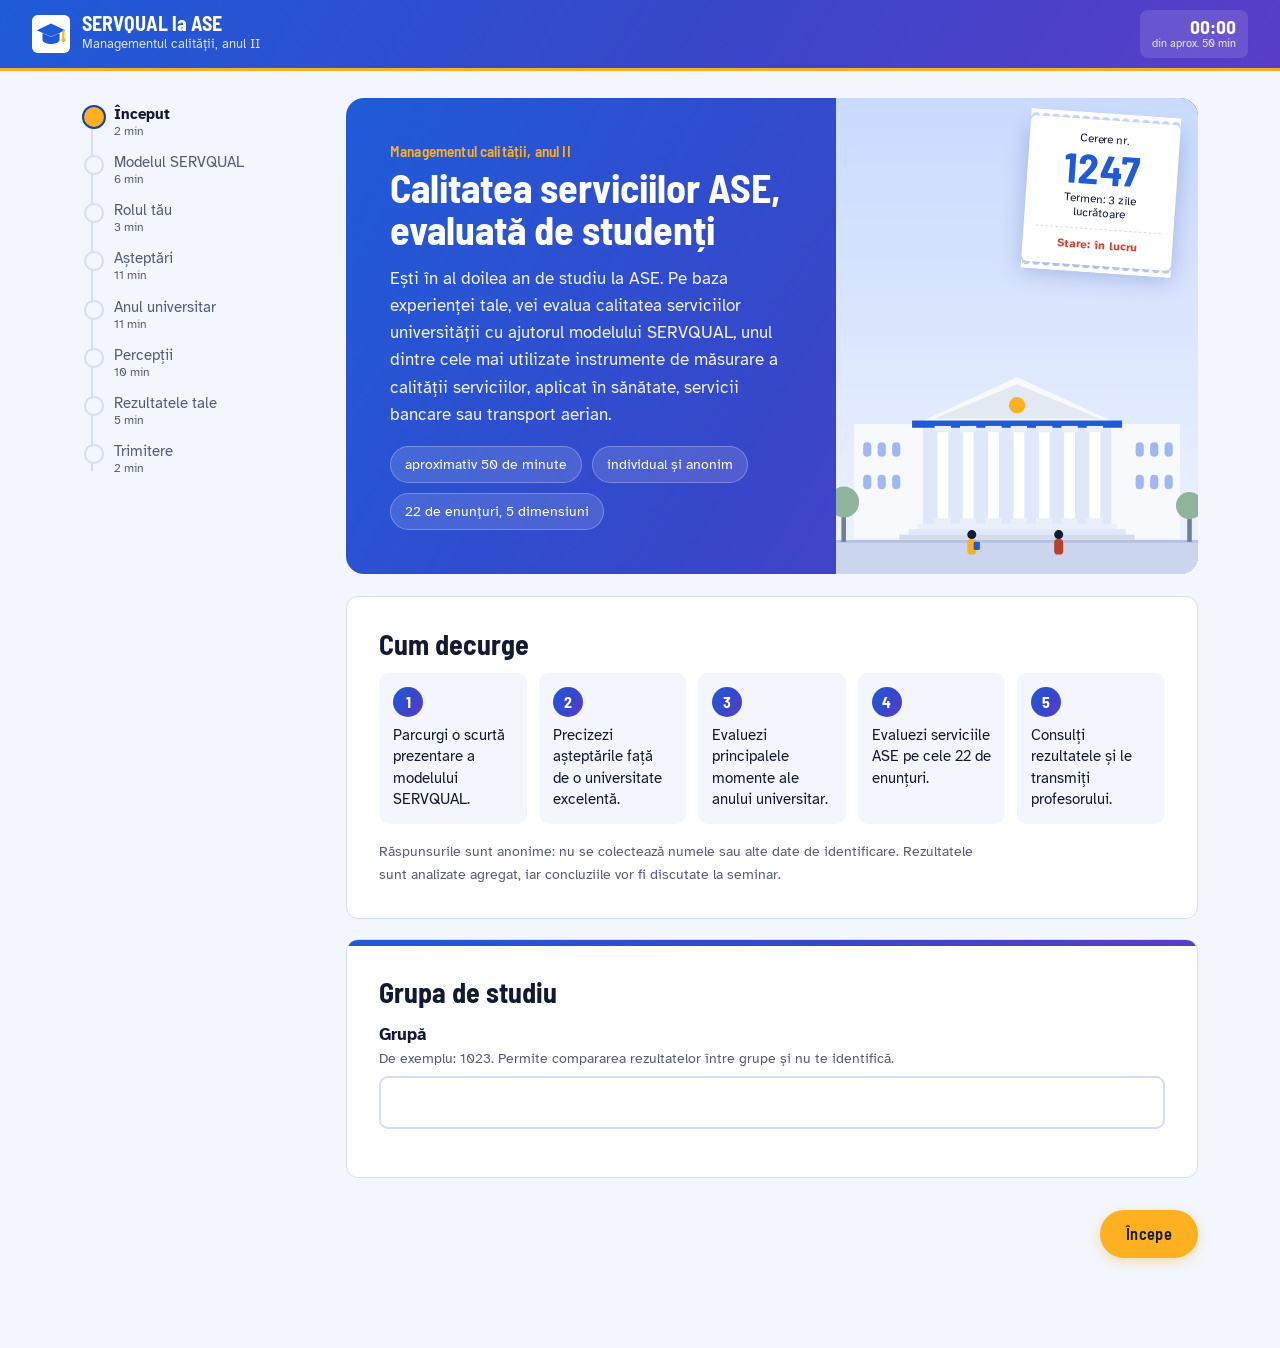
<file: index.html>
<!doctype html>
<html lang="ro">
<head>
<meta charset="utf-8">
<meta name="viewport" content="width=device-width, initial-scale=1">
<title>SERVQUAL la ASE</title>
<meta name="description" content="Evaluarea calității serviciilor ASE de către studenți, cu instrumentul SERVQUAL.">
<link rel="preconnect" href="https://fonts.googleapis.com">
<link rel="stylesheet" href="style.css">
</head>
<body>
<header class="topbar">
  <a class="brand" href="./" aria-label="SERVQUAL la ASE, prima pagină">
    <svg viewBox="0 0 40 40" aria-hidden="true"><rect width="40" height="40" rx="6" fill="#fff"/><path d="M20 9 5 16l15 7 15-7z" fill="#1f5bd8"/><path d="M11 19v7c0 2.5 4 4.5 9 4.5s9-2 9-4.5v-7l-9 4.2z" fill="#1f5bd8"/><path d="M33 17v8" stroke="#ffb020" stroke-width="2.4" stroke-linecap="round"/><circle cx="33" cy="26.5" r="2" fill="#ffb020"/></svg>
    <div><b>SERVQUAL la ASE</b><span>Managementul calității, anul II</span></div>
  </a>
  <div class="sp"></div>
  <div class="timer" id="timer" aria-live="off">00:00<small>din aprox. 50 min</small></div>
</header>

<div class="shell">
  <nav class="rail" id="rail" aria-label="Etapele studiului de caz"></nav>
  <main class="main" id="app" tabindex="-1">
    <noscript><div class="card">Aplicația are nevoie de JavaScript activat.</div></noscript>
  </main>
</div>

<script src="config.js"></script>
<script src="content.js"></script>
<script src="core.js"></script>
<script src="app.js"></script>
</body>
</html>
</file>
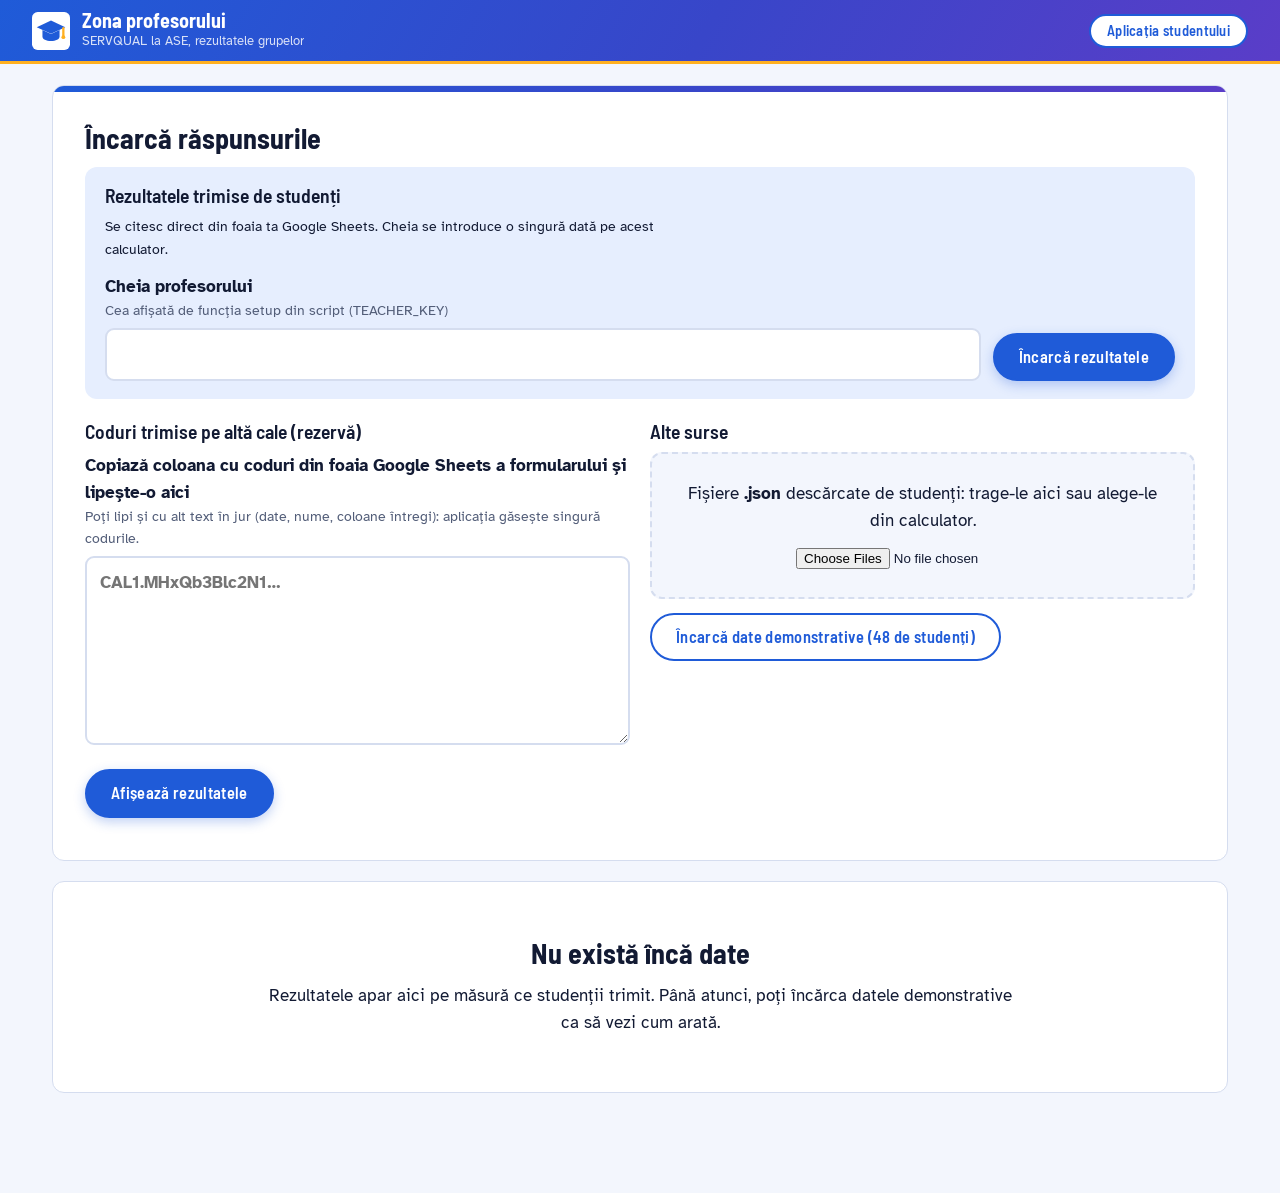
<file: profesor.html>
<!doctype html>
<html lang="ro">
<head>
<meta charset="utf-8">
<meta name="viewport" content="width=device-width, initial-scale=1">
<meta name="robots" content="noindex">
<title>Zona profesorului</title>
<link rel="stylesheet" href="style.css">
</head>
<body>
<header class="topbar">
  <a class="brand" href="profesor.html" aria-label="Zona profesorului">
    <svg viewBox="0 0 40 40" aria-hidden="true"><rect width="40" height="40" rx="6" fill="#fff"/><path d="M20 9 5 16l15 7 15-7z" fill="#1f5bd8"/><path d="M11 19v7c0 2.5 4 4.5 9 4.5s9-2 9-4.5v-7l-9 4.2z" fill="#1f5bd8"/><path d="M33 17v8" stroke="#ffb020" stroke-width="2.4" stroke-linecap="round"/><circle cx="33" cy="26.5" r="2" fill="#ffb020"/></svg>
    <div><b>Zona profesorului</b><span>SERVQUAL la ASE, rezultatele grupelor</span></div>
  </a>
  <div class="sp"></div>
  <a class="btn small" href="./" style="background:#fff">Aplicația studentului</a>
</header>

<div class="twrap">
  <section class="card signed noprint" id="connect">
    <div class="mini connect-mini"><span id="loadedmsg"></span>
      <span class="livebar" id="livebar" hidden><button class="btn small primary" id="btn-refresh">Actualizează</button><label><input type="checkbox" id="auto"> automat la 30 de secunde</label></span>
      <button class="btn small" id="btn-change">Schimbă sau adaugă date</button></div>
    <div class="full">
    <h2>Încarcă răspunsurile</h2>
    <div class="livepanel" id="livepanel" hidden><h3>Rezultatele trimise de studenți</h3>
      <p class="small" style="margin:0 0 12px">Se citesc direct din foaia ta Google Sheets. Cheia se introduce o singură dată pe acest calculator.</p></div>
    <div class="grid2">
      <div>
        <h3 id="codes-title">Lipește codurile studenților</h3>
        <label class="f">Copiază coloana cu coduri din foaia Google Sheets a formularului și lipește-o aici
          <span class="h">Poți lipi și cu alt text în jur (date, nume, coloane întregi): aplicația găsește singură codurile.</span>
          <textarea id="codes" rows="6" placeholder="CAL1.MHxQb3Blc2N1…" spellcheck="false"></textarea></label>
        <button class="btn primary" id="btn-codes">Afișează rezultatele</button>
      </div>
      <div>
        <h3>Alte surse</h3>
        <div class="drop" id="drop"><p style="margin:0 0 10px">Fișiere <b>.json</b> descărcate de studenți: trage-le aici sau alege-le din calculator.</p>
          <input type="file" id="files" accept=".json,application/json" multiple></div>
        <p style="margin:14px 0 0"><button class="btn" id="btn-demo">Încarcă date demonstrative (48 de studenți)</button></p>
        <details style="margin-top:16px" id="advanced"><summary style="cursor:pointer;font-weight:700;color:var(--sign)">Avansat: colector Google Apps Script</summary>
        <div style="margin-top:12px" id="sheetbox">
        <label class="f" id="eplabel">Adresa colectorului (se termină în /exec)
          <input type="text" id="endpoint" placeholder="https://script.google.com/macros/s/…/exec" autocomplete="off"></label>
        <div class="row"><label class="f">Cheia profesorului <span class="h">Cea afișată de funcția setup din script (TEACHER_KEY)</span>
          <input type="text" id="tkey" autocomplete="off" style="-webkit-text-security:disc"></label>
        <button class="btn primary" id="btn-load">Încarcă rezultatele</button></div></div></details>
      </div>
    </div>
    </div>
    <p class="status" id="status" role="status"></p>
  </section>

  <div id="dash"></div>
</div>

<script src="config.js"></script>
<script src="content.js"></script>
<script src="core.js"></script>
<script src="demo.js"></script>
<script src="teacher.js"></script>
</body>
</html>
</file>
<file: style.css>
@import url('https://fonts.googleapis.com/css2?family=Atkinson+Hyperlegible:ital,wght@0,400;0,700;1,400&family=Barlow+Semi+Condensed:wght@500;600;700&display=swap');

/* Direcție vizuală: universitate (albastru academic, chihlimbar) și obiectele unui student:
   cerere înregistrată, legitimație, calendarul anului. */
:root {
  --ink: #121a33;
  --muted: #525d78;
  --paper: #f3f6fd;
  --paper-2: #e6ecf9;
  --card: #ffffff;
  --line: #d5ddef;
  --sign: #1f5bd8;
  --sign-dark: #1443a6;
  --sign-soft: #e6eefe;
  --wait: #ffb020;
  --wait-deep: #d98a00;
  --wait-soft: #fff3d3;
  --alert: #d0442f;
  --alert-soft: #fde6e1;
  --ok: #14946b;
  --ok-soft: #ddf4ea;
  --head: 'Barlow Semi Condensed', 'Arial Narrow', Arial, sans-serif;
  --body: 'Atkinson Hyperlegible', 'Segoe UI', Arial, sans-serif;
  --r: 12px;
  color-scheme: light;
}

* { box-sizing: border-box; }
html { scroll-behavior: smooth; }
body { margin: 0; background: var(--paper); color: var(--ink); font: 17px/1.6 var(--body); -webkit-text-size-adjust: 100%; }
h1, h2, h3, h4 { font-family: var(--head); line-height: 1.12; margin: 0 0 .45em; }
h1 { font-size: clamp(1.8rem, 4vw, 2.6rem); font-weight: 700; }
h2 { font-size: clamp(1.4rem, 3vw, 1.75rem); font-weight: 700; }
h3 { font-size: 1.22rem; font-weight: 600; }
p { margin: 0 0 1em; max-width: 68ch; }
a { color: var(--sign); }
:focus-visible { outline: 3px solid var(--wait); outline-offset: 2px; }
#app:focus { outline: none; }
code { background: var(--paper-2); padding: 1px 5px; border-radius: 4px; font-size: .9em; }

/* ---------- Bara de sus ---------- */
.topbar { background: var(--sign); color: #fff; display: flex; align-items: center; gap: 14px; padding: 10px clamp(14px, 3vw, 32px); position: sticky; top: 0; z-index: 30; box-shadow: 0 3px 0 var(--wait); }
.brand { display: flex; align-items: center; gap: 12px; text-decoration: none; color: #fff; min-width: 0; }
.brand svg { width: 38px; height: 38px; flex: none; }
.brand b { font: 700 1.25rem/1.05 var(--head); display: block; }
.brand span { font-size: .8rem; opacity: .82; display: block; white-space: nowrap; overflow: hidden; text-overflow: ellipsis; }
.topbar .sp { flex: 1; }
.timer { font: 700 1.2rem/1 var(--head); font-variant-numeric: tabular-nums; text-align: right; background: rgba(255,255,255,.12); padding: 7px 12px; border-radius: 8px; }
.timer small { display: block; font: 400 .7rem/1.3 var(--body); opacity: .85; }

/* ---------- Schelet ---------- */
.shell { display: grid; grid-template-columns: 230px minmax(0, 1fr); gap: 34px; max-width: 1180px; margin: 0 auto; padding: 30px clamp(14px, 3vw, 32px) 90px; }
.rail { position: sticky; top: 88px; align-self: start; }
.rail ol { list-style: none; margin: 0; padding: 0; position: relative; }
.rail ol::before { content: ''; position: absolute; left: 9px; top: 12px; bottom: 12px; width: 2px; background: var(--line); }
.rail li { padding: 7px 0 7px 32px; position: relative; color: var(--muted); font-size: .95rem; line-height: 1.25; }
.rail li::before { content: ''; position: absolute; left: 2px; top: 9px; width: 16px; height: 16px; border-radius: 50%; background: var(--paper); border: 2px solid var(--line); }
.rail li.done { color: var(--ink); }
.rail li.done::before { background: var(--sign); border-color: var(--sign); box-shadow: inset 0 0 0 3px var(--paper); }
.rail li.cur { color: var(--ink); font-weight: 700; }
.rail li.cur::before { background: var(--wait); border-color: var(--sign-dark); width: 20px; height: 20px; left: 0; top: 7px; }
.rail li small { display: block; font-weight: 400; color: var(--muted); font-size: .76rem; }
.rail .who { margin-top: 22px; padding: 12px 14px; background: var(--card); border: 1px solid var(--line); border-radius: 10px; font-size: .88rem; }
.rail .who b { display: block; font: 700 1.05rem/1.2 var(--head); }
.rail .reset { margin-top: 14px; font-size: .82rem; }
.mobile-prog { display: none; }
.main { min-width: 0; }

.card { background: var(--card); border: 1px solid var(--line); border-radius: var(--r); padding: clamp(18px, 3vw, 32px); margin-bottom: 20px; }
.card.signed { border-top: 5px solid var(--sign); }
.kicker { font: 600 .95rem/1.2 var(--head); color: var(--sign); margin-bottom: 6px; letter-spacing: .01em; }
.lead { font-size: 1.1rem; line-height: 1.65; }
.muted { color: var(--muted); }
.small { font-size: .88rem; }

/* ---------- Butoane ---------- */
.btn { font: 600 1.02rem/1 var(--head); letter-spacing: .02em; padding: 14px 24px; border-radius: 999px; border: 2px solid var(--sign); background: #fff; color: var(--sign); cursor: pointer; text-decoration: none; display: inline-block; transition: background .15s, transform .1s; }
.btn:hover { background: var(--sign-soft); }
.btn:active { transform: translateY(1px); }
.btn.primary { background: var(--sign); color: #fff; }
.btn.primary:hover { background: var(--sign-dark); }
.btn.go { background: var(--wait); border-color: var(--wait); color: var(--ink); }
.btn.go:hover { background: #ffc61a; }
.btn.warn { border-color: var(--alert); color: var(--alert); }
.btn[disabled] { opacity: .45; cursor: not-allowed; }
.btn.small { padding: 8px 16px; font-size: .9rem; }
.nav { display: flex; justify-content: space-between; gap: 12px; align-items: center; margin-top: 10px; flex-wrap: wrap; }
.nav .msg { flex-basis: 100%; }
.alertbox, .infobox, .waitbox { padding: 14px 18px; border-radius: 10px; margin: 0 0 16px; }
.alertbox { background: var(--alert-soft); border: 1px solid #efc3ba; }
.alertbox ul { margin: .4em 0 0; padding-left: 1.2em; }
.infobox { background: var(--sign-soft); border: 1px solid #c4d5fb; }
.waitbox { background: var(--wait-soft); border: 1px solid #f1d98a; }

/* ---------- Formulare ---------- */
label.f { display: block; font-weight: 700; margin: 0 0 16px; }
label.f span.h { font-weight: 400; color: var(--muted); font-size: .88rem; display: block; }
input[type=text], input[type=number], select, textarea { font: inherit; width: 100%; padding: 11px 13px; border: 2px solid var(--line); border-radius: 9px; background: #fff; color: var(--ink); margin-top: 5px; }
input[type=text]:focus, select:focus, textarea:focus { border-color: var(--sign); outline: none; box-shadow: 0 0 0 4px var(--sign-soft); }
textarea { min-height: 110px; resize: vertical; }
.row2 { display: grid; grid-template-columns: 1fr 1fr; gap: 14px; }
.counter { font-size: .8rem; color: var(--muted); text-align: right; font-weight: 400; margin-top: 3px; }
.counter.ok { color: var(--ok); }
.checks { display: grid; grid-template-columns: repeat(auto-fill, minmax(220px, 1fr)); gap: 8px; margin: 8px 0 18px; }
.checks label { display: flex; align-items: center; gap: 10px; border: 2px solid var(--line); padding: 10px 12px; border-radius: 9px; cursor: pointer; background: #fff; font-weight: 400; }
.checks input { width: 18px; height: 18px; accent-color: var(--sign); }
.checks label:has(input:checked) { border-color: var(--sign); background: var(--sign-soft); font-weight: 700; }

/* ---------- Coperta ---------- */
.cover { background: var(--sign); color: #fff; border-radius: 18px; overflow: hidden; display: grid; grid-template-columns: minmax(0, 1.15fr) minmax(0, .85fr); margin-bottom: 22px; position: relative; }
.cover .txt { padding: clamp(24px, 4vw, 44px); }
.cover h1 { color: #fff; font-size: clamp(2rem, 4.6vw, 3rem); line-height: 1.02; margin-bottom: .35em; }
.cover p { opacity: .93; }
.cover .kicker { color: var(--wait); }
.cover .art { position: relative; background: linear-gradient(180deg, #c9dafd 0%, #eef3ff 100%); min-height: 280px; }
.cover .art svg { position: absolute; left: 0; right: 0; bottom: 0; width: 100%; height: auto; }
.meta { display: flex; flex-wrap: wrap; gap: 10px; margin-top: 18px; }
.meta span { background: rgba(255,255,255,.13); border: 1px solid rgba(255,255,255,.25); border-radius: 999px; padding: 6px 14px; font-size: .9rem; }

/* Bonul de ordine */
.ticket { position: absolute; right: 22px; top: 22px; width: 150px; background: #fff; color: var(--ink); border-radius: 6px; padding: 12px 12px 14px; text-align: center; transform: rotate(4deg); box-shadow: 0 10px 22px rgba(20,48,140,.25); font-size: .72rem; line-height: 1.25; }
.ticket::before, .ticket::after { content: ''; position: absolute; left: 0; right: 0; height: 8px; background: radial-gradient(circle at 5px 0, transparent 4px, #fff 4.5px) 0 0 / 10px 8px repeat-x; }
.ticket::before { top: -7px; transform: rotate(180deg); }
.ticket::after { bottom: -7px; }
.ticket b { display: block; font: 700 2.6rem/1 var(--head); color: var(--sign); letter-spacing: .02em; margin: 2px 0; }
.ticket .now { display: block; margin-top: 8px; padding-top: 8px; border-top: 1px dashed var(--line); color: var(--alert); font-weight: 700; }

.howto { list-style: none; padding: 0; margin: 0 0 1em; display: grid; grid-template-columns: repeat(auto-fit, minmax(128px, 1fr)); gap: 12px; counter-reset: h; }
.howto li { counter-increment: h; background: var(--paper); border-radius: 10px; padding: 14px; font-size: .95rem; line-height: 1.4; }
.howto li::before { content: counter(h); display: grid; place-items: center; width: 30px; height: 30px; border-radius: 50%; background: var(--sign); color: #fff; font: 700 1rem/1 var(--head); margin-bottom: 8px; }

/* ---------- Spitalul ---------- */
.hero { background: var(--sign); color: #fff; border-radius: 18px; padding: clamp(22px, 4vw, 40px); margin-bottom: 20px; position: relative; overflow: hidden; }
.hero::after { content: ''; position: absolute; right: -40px; top: -40px; width: 220px; height: 220px; background: radial-gradient(circle, rgba(255,255,255,.09) 0 60%, transparent 61%); }
.hero .cross { position: absolute; right: 34px; top: 30px; width: 72px; height: 72px; opacity: .9; }
.hero h1 { color: #fff; margin-bottom: .25em; max-width: 18ch; }
.hero p { margin: 0; opacity: .93; max-width: 60ch; }
.hero .kicker { color: var(--wait); }
.hero .motto { font: 600 1.3rem/1.3 var(--head); margin-top: 18px; padding-top: 16px; border-top: 1px solid rgba(255,255,255,.3); }
.stats { display: grid; grid-template-columns: repeat(auto-fit, minmax(150px, 1fr)); gap: 12px; margin-bottom: 20px; }
.stat { padding: 16px 18px; background: var(--card); border: 1px solid var(--line); border-radius: var(--r); }
.stat b { font: 700 2rem/1 var(--head); color: var(--sign); display: block; font-variant-numeric: tabular-nums; }
.stat span { font-size: .85rem; color: var(--muted); display: block; margin-top: 4px; line-height: 1.3; }
.values { display: grid; grid-template-columns: repeat(auto-fit, minmax(210px, 1fr)); gap: 14px; }
.values div { border-left: 4px solid var(--wait); padding: 2px 0 2px 14px; font-size: .95rem; }
.values b { font-family: var(--head); font-size: 1.12rem; display: block; }
.chips { display: flex; flex-wrap: wrap; gap: 8px; padding: 0; list-style: none; margin: 0; }
.chips li { background: var(--sign-soft); color: var(--sign-dark); border-radius: 999px; padding: 6px 14px; font-size: .9rem; }
/* Cartea promisiunilor: arată ca un panou afișat la intrare */
.board { background: #fffdf5; border: 1px solid #ecdca5; border-radius: var(--r); padding: clamp(18px, 3vw, 30px); margin-bottom: 20px; position: relative; }
.board::before, .board::after { content: ''; position: absolute; top: 12px; width: 12px; height: 12px; border-radius: 50%; background: #d9c37a; box-shadow: inset 0 -2px 0 rgba(0,0,0,.15); }
.board::before { left: 14px; } .board::after { right: 14px; }
.charta { list-style: none; padding: 0; margin: 0; counter-reset: p; }
.charta li { counter-increment: p; display: grid; grid-template-columns: 34px 1fr; gap: 12px; padding: 10px 0; border-bottom: 1px dashed #e6d9ac; align-items: start; }
.charta li::before { content: counter(p); font: 700 1rem/30px var(--head); text-align: center; width: 30px; height: 30px; border-radius: 50%; background: var(--wait); color: var(--ink); }
.charta li:last-child { border-bottom: 0; }

/* ---------- Brățara pacientului ---------- */
.band { display: grid; grid-template-columns: 26px minmax(0, 1fr) auto 26px; align-items: stretch; margin: 6px 0 22px; filter: drop-shadow(0 6px 12px rgba(20,48,140,.12)); }
.band .end { background: var(--sign-soft); border: 2px solid #b9d8d3; }
.band .end.l { border-radius: 14px 0 0 14px; border-right: 0; }
.band .end.r { border-radius: 0 14px 14px 0; border-left: 0; background: var(--sign-soft) radial-gradient(circle at 50% 50%, #fff 0 4px, #9cc6bf 4.5px 6px, transparent 6.5px); }
.band .face { background: #fff; border-top: 2px solid #b9d8d3; border-bottom: 2px solid #b9d8d3; padding: 14px 18px; display: grid; grid-template-columns: 64px minmax(0, 1fr); gap: 16px; align-items: center; }
.band .code { background: #fff; border-top: 2px solid #b9d8d3; border-bottom: 2px solid #b9d8d3; padding: 12px 16px; display: flex; flex-direction: column; justify-content: center; align-items: center; gap: 4px; border-left: 1px dashed var(--line); }
.barcode { width: 92px; height: 40px; background: repeating-linear-gradient(90deg, var(--ink) 0 2px, transparent 2px 4px, var(--ink) 4px 5px, transparent 5px 8px, var(--ink) 8px 11px, transparent 11px 12px); }
.band .code small { font: 600 .72rem/1 var(--head); letter-spacing: .12em; color: var(--muted); }
.avatar { width: 64px; height: 64px; border-radius: 50%; background: var(--sign); display: grid; place-items: center; font: 700 1.5rem/1 var(--head); color: #fff; }
.band h1 { font-size: clamp(1.5rem, 3.4vw, 2.1rem); margin: 0 0 4px; }
.band .facts { display: flex; flex-wrap: wrap; gap: 4px 16px; font-size: .9rem; color: var(--muted); }
.band .facts b { color: var(--ink); }
.situatie { font-size: 1.12rem; line-height: 1.7; }
.thought { display: grid; grid-template-columns: 40px 1fr; gap: 14px; align-items: start; background: var(--wait-soft); border-radius: var(--r); padding: 16px 18px; margin-top: 8px; }
.thought svg { width: 40px; height: 40px; }

/* ---------- Scala Likert ---------- */
.dimhead { display: flex; justify-content: space-between; align-items: flex-end; gap: 16px; flex-wrap: wrap; margin-bottom: 4px; }
.dimdots { display: flex; gap: 6px; }
.dimdots i { width: 28px; height: 6px; border-radius: 3px; background: var(--line); }
.dimdots i.on { background: var(--sign); }
.dimdots i.cur { background: var(--wait); }
.modepill { display: inline-flex; align-items: center; gap: 8px; border-radius: 999px; padding: 6px 14px; font: 600 .92rem/1.2 var(--head); margin: 6px 0 14px; }
.modepill.a { background: var(--wait-soft); color: #6d5000; }
.modepill.p { background: var(--sign-soft); color: var(--sign-dark); }
.scalehint { display: grid; grid-template-columns: repeat(5, 56px); gap: 8px; font-size: .74rem; color: var(--muted); margin: 6px 0 2px; line-height: 1.15; }
.scalehint span:last-child { text-align: right; grid-column: 4 / 6; }
.scalehint span:first-child { grid-column: 1 / 3; }
.item { border: 0; padding: 16px 14px; margin: 0 -14px; border-radius: 10px; }
.item + .item { border-top: 1px solid var(--line); border-radius: 0; }
.item.miss { background: var(--alert-soft); border-radius: 10px; box-shadow: inset 4px 0 0 var(--alert); }
.item legend { padding: 0; display: block; margin-bottom: 10px; float: left; width: 100%; line-height: 1.5; }
.item legend .n { display: inline-grid; place-items: center; min-width: 30px; height: 26px; padding: 0 6px; margin-right: 8px; border-radius: 6px; background: var(--paper); font: 700 .95rem/1 var(--head); color: var(--sign); }
.scale { display: flex; gap: 8px; clear: both; flex-wrap: wrap; }
.scale label { position: relative; }
.scale input { position: absolute; opacity: 0; inset: 0; width: 100%; height: 100%; margin: 0; cursor: pointer; }
.scale span { display: grid; place-items: center; width: 56px; height: 46px; border: 2px solid var(--line); border-radius: 10px; background: #fff; font: 700 1.2rem/1 var(--head); color: var(--muted); transition: background .12s, border-color .12s; }
.scale input:hover + span { border-color: var(--sign); color: var(--sign); }
.scale input:checked + span { background: var(--sign); border-color: var(--sign); color: #fff; }
.scale input:focus-visible + span { outline: 3px solid var(--wait); outline-offset: 2px; }
.scale.nps { gap: 5px; }
.scale.nps span { width: 44px; height: 42px; font-size: 1.05rem; }
.progress-line { font-size: .88rem; color: var(--muted); margin: 0; }
.miss:not(.item) { outline: 3px solid var(--alert); outline-offset: 4px; border-radius: 6px; }

/* ---------- Importanță ---------- */
.imp { display: grid; grid-template-columns: minmax(0, 1fr) 80px; gap: 4px 18px; align-items: center; padding: 14px 0; border-bottom: 1px solid var(--line); }
.imp b { font-family: var(--head); font-size: 1.15rem; }
.imp input[type=range] { width: 100%; accent-color: var(--sign); grid-column: 1 / 2; height: 28px; }
.imp .val { font: 700 1.8rem/1 var(--head); text-align: right; grid-row: 1 / 4; grid-column: 2; color: var(--sign); font-variant-numeric: tabular-nums; }
.imp .d { color: var(--muted); font-size: .86rem; grid-column: 1; }
.imp-total { font: 700 1.25rem/1 var(--head); padding: 16px 18px; margin-top: 16px; border-radius: 10px; background: var(--alert-soft); color: var(--alert); }
.imp-total.ok { color: var(--ok); background: var(--ok-soft); }
.impbar { display: flex; height: 14px; border-radius: 7px; overflow: hidden; background: var(--paper-2); margin-top: 10px; }
.impbar i { display: block; height: 100%; border-right: 2px solid #fff; }

/* ---------- Parcursul ---------- */
.journey { display: flex; gap: 0; margin: 0 0 18px; }
.journey span { flex: 1; text-align: center; font: 600 .78rem/1.2 var(--head); color: var(--muted); position: relative; padding-top: 22px; }
.journey span::before { content: ''; position: absolute; top: 4px; left: 50%; width: 14px; height: 14px; margin-left: -7px; border-radius: 50%; background: var(--paper); border: 2px solid var(--line); z-index: 1; }
.journey span::after { content: ''; position: absolute; top: 10px; left: -50%; right: 50%; height: 2px; background: var(--line); }
.journey span:first-child::after { display: none; }
.journey span.done::before { background: var(--sign); border-color: var(--sign); }
.journey span.done::after, .journey span.cur::after { background: var(--sign); }
.journey span.cur { color: var(--ink); }
.journey span.cur::before { background: var(--wait); border-color: var(--sign-dark); width: 18px; height: 18px; margin-left: -9px; top: 2px; }
.moment .mhead { display: flex; gap: 14px; align-items: center; flex-wrap: wrap; margin-bottom: 6px; }
.ora { display: inline-flex; align-items: center; gap: 8px; font: 700 1.15rem/1 var(--head); background: var(--ink); color: #fff; padding: 8px 12px; border-radius: 8px; font-variant-numeric: tabular-nums; }
.ora svg { width: 16px; height: 16px; }
.moment .lead { margin-top: 14px; }
.waitstrip { display: grid; grid-template-columns: auto minmax(0, 1fr); gap: 16px; align-items: center; background: var(--paper); border-radius: 10px; padding: 14px 16px; margin: 16px 0; }
.waitstrip .big { font: 700 1.6rem/1 var(--head); font-variant-numeric: tabular-nums; }
.waitstrip .big small { display: block; font: 400 .74rem/1.3 var(--body); color: var(--muted); }
.mini-bar { display: flex; height: 14px; border-radius: 7px; overflow: hidden; background: var(--line); }
.seg.w, .legend-w { background: repeating-linear-gradient(-45deg, var(--wait) 0 7px, var(--wait-deep) 7px 9px); }
.seg.s, .legend-s { background: var(--sign); }
.promis { display: grid; grid-template-columns: 34px 1fr; gap: 12px; align-items: start; background: #fffdf5; border: 1px solid #ecdca5; padding: 12px 16px; margin: 0 0 16px; font-size: .95rem; border-radius: 10px; }
.promis .pin { width: 30px; height: 30px; border-radius: 50%; background: var(--wait); display: grid; place-items: center; font: 700 1rem/1 var(--head); }
.promis b { font-family: var(--head); display: block; font-size: 1rem; }
.rating { display: grid; grid-template-columns: repeat(5, minmax(0, 1fr)); gap: 8px; margin: 10px 0 4px; }
.rating label { position: relative; }
.rating input { position: absolute; opacity: 0; inset: 0; width: 100%; height: 100%; margin: 0; cursor: pointer; z-index: 1; }
.rating span { display: flex; flex-direction: column; align-items: center; gap: 4px; text-align: center; border: 2px solid var(--line); border-radius: 12px; padding: 10px 4px 8px; font-size: .8rem; background: #fff; line-height: 1.15; transition: background .12s, border-color .12s; }
.rating svg { width: 34px; height: 34px; }
.rating input:hover + span { border-color: var(--sign); }
.rating input:checked + span { background: var(--sign); border-color: var(--sign); color: #fff; }
.rating input:focus-visible + span { outline: 3px solid var(--wait); outline-offset: 2px; }

.fisa { margin: 8px 0 18px; }
.fisa .track { display: flex; height: 44px; border-radius: 10px; overflow: hidden; background: #fff; border: 1px solid var(--line); }
.fisa .track > div { height: 100%; min-width: 3px; }
.fisa .track > div + div { border-left: 2px solid #fff; }
.split { display: grid; grid-template-columns: 1fr 1fr; gap: 12px; margin: 16px 0; }
.split div { border-radius: 10px; padding: 14px 16px; }
.split .w { background: var(--wait-soft); }
.split .s { background: var(--sign-soft); }
.split b { font: 700 2rem/1 var(--head); display: block; font-variant-numeric: tabular-nums; }
.split span { font-size: .88rem; color: var(--muted); }
.rchip { display: inline-grid; place-items: center; width: 30px; height: 26px; border-radius: 6px; font: 700 .95rem/1 var(--head); }
.lg { font-size: .85rem; display: inline-flex; align-items: center; gap: 6px; margin-right: 16px; }
.lg::before { content: ''; display: inline-block; width: 22px; height: 12px; border-radius: 3px; }
.lg.legend-w::before { background: repeating-linear-gradient(-45deg, var(--wait) 0 7px, var(--wait-deep) 7px 9px); }
.lg.legend-s::before { background: var(--sign); }
.lg.a::before { background: var(--wait); }
.lg.p::before { background: var(--sign); }
.lg.legend-w, .lg.legend-s { background: none; }

/* ---------- Rezultate ---------- */
.res-grid { display: grid; grid-template-columns: minmax(0, 1fr) minmax(0, 1fr); gap: 28px; align-items: center; }
.bignum { font: 700 clamp(3.2rem, 8vw, 4.6rem)/1 var(--head); font-variant-numeric: tabular-nums; margin: 4px 0 10px; }
.bignum.neg { color: var(--alert); }
.bignum.pos { color: var(--ok); }
.gauge { margin: 14px 0 18px; }
.gauge .bar { position: relative; height: 14px; border-radius: 7px; background: linear-gradient(90deg, #d9725f 0 37.5%, #f0b27a 37.5% 43.75%, #f4d77a 43.75% 50%, #8cc7a7 50% 100%); }
.gauge .mk { position: absolute; top: -7px; width: 4px; height: 28px; margin-left: -2px; background: var(--ink); border-radius: 2px; }
.gauge .mk::after { content: ''; position: absolute; top: -6px; left: -4px; border: 6px solid transparent; border-top-color: var(--ink); }
.gauge .ticks { display: flex; justify-content: space-between; font-size: .72rem; color: var(--muted); margin-top: 6px; font-variant-numeric: tabular-nums; }
.tag { display: inline-block; font: 600 .85rem/1 var(--head); padding: 6px 10px; border-radius: 999px; letter-spacing: .02em; white-space: nowrap; }
.tag.ok { background: var(--ok-soft); color: var(--ok); }
.tag.low { background: var(--sign-soft); color: var(--sign-dark); }
.tag.mid { background: var(--wait-soft); color: #6d5000; }
.tag.high { background: var(--alert-soft); color: var(--alert); }
.gaplist { list-style: none; padding: 0; margin: 0; }
.gaplist li { display: grid; grid-template-columns: 56px 1fr; gap: 14px; padding: 12px 0; border-bottom: 1px solid var(--line); align-items: start; }
.gaplist li:last-child { border-bottom: 0; }
.gaplist .g { font: 700 1.3rem/1 var(--head); text-align: center; padding: 8px 0; border-radius: 8px; font-variant-numeric: tabular-nums; }
.gaplist .g.neg { background: var(--alert-soft); color: var(--alert); }
.gaplist .g.pos { background: var(--ok-soft); color: var(--ok); }
table.tbl { width: 100%; border-collapse: collapse; font-size: .95rem; }
table.tbl th, table.tbl td { text-align: left; padding: 10px; border-bottom: 1px solid var(--line); vertical-align: top; }
table.tbl th { font: 600 .9rem/1.2 var(--head); background: var(--paper); }
table.tbl thead th:first-child { border-radius: 8px 0 0 8px; }
table.tbl thead th:last-child { border-radius: 0 8px 8px 0; }
table.tbl td.num, table.tbl th.num { text-align: right; font-variant-numeric: tabular-nums; }
.tblwrap { overflow-x: auto; }

/* ---------- Grafice ---------- */
.chart { width: 100%; height: auto; display: block; font-family: var(--body); }
.chart.radar { max-width: 480px; margin: 0 auto; }
.empty p { margin: 0 auto; }
.chart .ring { fill: none; stroke: var(--line); stroke-width: 1; }
.chart .spoke, .chart .grid { stroke: var(--line); stroke-width: 1; }
.chart .zero { stroke: var(--ink); stroke-width: 1.5; }
.chart .tick { font-size: 10px; fill: var(--muted); }
.chart .axis { font-size: 12.5px; fill: var(--ink); font-weight: 700; }
.chart .lab { font-size: 12px; fill: var(--ink); }
.chart .val { font-size: 12px; fill: var(--ink); font-weight: 700; font-variant-numeric: tabular-nums; }
.chart .ser { fill-opacity: .18; stroke-width: 2.5; stroke-linejoin: round; }
.chart .ser.a { fill: var(--wait); stroke: var(--wait-deep); }
.chart .ser.p { fill: var(--sign); stroke: var(--sign); }
.chart .dot.a { fill: var(--wait-deep); } .chart .dot.p { fill: var(--sign); }
.chart .bar.neg { fill: var(--alert); }
.chart .bar.pos { fill: var(--ok); }
.chart .bar.hl { stroke: var(--ink); stroke-width: 2; }
.chart .frame { fill: none; stroke: var(--ink); stroke-width: 1.2; }
.chart .q-hot { fill: var(--alert-soft); }
.chart .qlab { font-size: 11px; fill: var(--muted); font-weight: 700; }
.chart .pt { fill: var(--sign); fill-opacity: .9; stroke: #fff; stroke-width: 2; }
.chart .ptl { font-size: 12px; fill: var(--ink); font-weight: 700; }
.legend { text-align: center; margin-top: 6px; }
.hist { display: flex; gap: 10px; align-items: flex-end; height: 170px; padding-top: 12px; }
.hist .hcol { flex: 1; text-align: center; display: flex; flex-direction: column; justify-content: flex-end; }
.hist .hbar { background: var(--sign); border-radius: 6px 6px 0 0; min-height: 2px; }
.hist .hn { font: 700 1rem/1.4 var(--head); }
.hist .hl { font-size: .72rem; color: var(--muted); line-height: 1.2; padding-top: 4px; }

/* ---------- Propuneri ---------- */
.prop { border: 1px solid var(--line); border-radius: var(--r); padding: 20px; margin-bottom: 16px; background: #fff; }
.prop.miss { border-color: var(--alert); box-shadow: inset 4px 0 0 var(--alert); }
.prop h3 { display: flex; gap: 10px; align-items: center; }
.prop h3 .num { display: grid; place-items: center; width: 32px; height: 32px; border-radius: 50%; background: var(--sign); color: #fff; font-size: 1rem; }
.prop h3 em { font-style: normal; font: 600 .78rem/1 var(--head); padding: 4px 9px; border-radius: 999px; background: var(--paper); color: var(--muted); }

/* ---------- Trimitere ---------- */
.done-card { text-align: center; padding: 34px 20px; }
.done-card svg { width: 76px; height: 76px; margin-bottom: 8px; }

/* ---------- Zona profesorului ---------- */
.tnav { position: sticky; top: 61px; z-index: 20; background: var(--paper); border-bottom: 1px solid var(--line); padding: 10px clamp(14px, 3vw, 32px); display: flex; flex-wrap: wrap; gap: 6px; }
.tnav button { font: 600 .95rem/1 var(--head); padding: 10px 14px; border-radius: 999px; color: var(--sign-dark); background: #fff; border: 1px solid var(--line); cursor: pointer; white-space: nowrap; }
.tnav button:hover { background: var(--sign-soft); }
.tnav button[aria-selected=true] { background: var(--sign); color: #fff; border-color: var(--sign); }
.tnav .sp { display: none; }
.tnav .pres { margin-left: auto; background: var(--wait); border-color: var(--wait); color: var(--ink); }
.twrap { max-width: 1240px; margin: 0 auto; padding: 24px clamp(14px, 3vw, 32px) 80px; }
.tsec { margin-bottom: 38px; }
.tsec[hidden] { display: none; }
.tsec > h2 { margin-bottom: .6em; }
.kpis { display: grid; grid-template-columns: repeat(auto-fit, minmax(170px, 1fr)); gap: 12px; margin-bottom: 20px; }
.kpi { background: #fff; border: 1px solid var(--line); padding: 16px 18px; border-radius: var(--r); position: relative; overflow: hidden; }
.kpi::before { content: ''; position: absolute; left: 0; top: 0; bottom: 0; width: 5px; background: var(--sign); }
.kpi b { font: 700 2.3rem/1 var(--head); display: block; font-variant-numeric: tabular-nums; margin-bottom: 4px; }
.kpi span { font-size: .85rem; color: var(--muted); }
.kpi.neg::before { background: var(--alert); } .kpi.neg b { color: var(--alert); }
.kpi.pos::before { background: var(--ok); } .kpi.pos b { color: var(--ok); }
.grid2 { display: grid; grid-template-columns: minmax(0, 1fr) minmax(0, 1fr); gap: 20px; align-items: start; }
.toolbar { display: flex; flex-wrap: wrap; gap: 12px; align-items: end; margin-bottom: 18px; }
.toolbar label.f { margin: 0; min-width: 200px; }
.finding { background: #fff; padding: 14px 18px 14px 22px; margin: 0 0 10px; border-radius: 10px; border: 1px solid var(--line); position: relative; }
.finding::before { content: ''; position: absolute; left: 0; top: 10px; bottom: 10px; width: 4px; border-radius: 2px; background: var(--sign); }
.finding.hot::before { background: var(--alert); }
.finding.good::before { background: var(--ok); }
.finding b { font-family: var(--head); font-size: 1.05rem; }
.action { display: grid; grid-template-columns: 62px 1fr; gap: 16px; padding: 14px 0; border-bottom: 1px solid var(--line); }
.action:last-child { border-bottom: 0; }
.action .gv { font: 700 1.3rem/1 var(--head); text-align: center; align-self: start; padding: 10px 0; border-radius: 8px; background: var(--alert-soft); font-variant-numeric: tabular-nums; }
.action .gv.neg { color: var(--alert); }
.badge { display: inline-block; font: 600 .78rem/1 var(--head); padding: 5px 9px; border-radius: 999px; background: var(--sign-soft); color: var(--sign-dark); margin: 0 4px 4px 0; }
.badge.w { background: var(--wait-soft); color: #6d5000; }
.badge.r { background: var(--alert-soft); color: var(--alert); }
.cards { display: grid; grid-template-columns: repeat(auto-fill, minmax(300px, 1fr)); gap: 14px; }
.pcard { background: #fff; border: 1px solid var(--line); border-radius: var(--r); padding: 16px; font-size: .95rem; }
.pcard dl { margin: 10px 0 0; display: grid; grid-template-columns: auto 1fr; gap: 3px 10px; font-size: .86rem; }
.pcard dt { color: var(--muted); }
.pcard dd { margin: 0; }
.cheie { background: #fff; border: 1px solid var(--line); border-radius: var(--r); padding: 16px 20px; margin-bottom: 14px; }
.cheie ul { margin: .4em 0 0; padding-left: 1.2em; }
.debate { list-style: none; padding: 0; margin: 0; counter-reset: q; display: grid; gap: 12px; }
.debate li { counter-increment: q; background: #fff; border: 1px solid var(--line); border-radius: var(--r); padding: 16px 18px 16px 64px; position: relative; }
.debate li::before { content: counter(q); position: absolute; left: 18px; top: 16px; width: 32px; height: 32px; border-radius: 50%; background: var(--wait); display: grid; place-items: center; font: 700 1.05rem/1 var(--head); }
.debate b { display: block; font-size: 1.05rem; margin-bottom: 4px; }
details.rowd { background: #fff; border: 1px solid var(--line); border-radius: 10px; margin-bottom: 8px; overflow: hidden; }
details.rowd summary { cursor: pointer; padding: 12px 16px; display: grid; grid-template-columns: minmax(160px, 1.4fr) 120px minmax(120px, 1fr) 70px 70px 70px; gap: 10px; align-items: center; font-size: .95rem; list-style: none; }
details.rowd summary::-webkit-details-marker { display: none; }
details.rowd[open] summary { background: var(--sign-soft); }
details.rowd .inner { padding: 16px; border-top: 1px solid var(--line); }
.rowhead { display: grid; grid-template-columns: minmax(160px, 1.4fr) 120px minmax(120px, 1fr) 70px 70px 70px; gap: 10px; padding: 0 17px 8px; font: 600 .85rem/1.2 var(--head); color: var(--muted); }
.drop { border: 2px dashed var(--line); border-radius: var(--r); padding: 26px; text-align: center; background: var(--paper); }
.drop.over { border-color: var(--sign); background: var(--sign-soft); }
.status { font-size: .92rem; margin: 10px 0 0; }
.empty { text-align: center; padding: 56px 20px; }
.connect-mini { display: flex; justify-content: space-between; align-items: center; gap: 12px; flex-wrap: wrap; }

/* Modul de prezentare: text mai mare, fără panoul de încărcare, pentru proiector */
body.present { font-size: 20px; }
body.present #connect { display: none; }
body.present .twrap { max-width: 1400px; }
body.present .kpi b { font-size: 3rem; }
body.present .chart .axis { font-size: 14px; }
body.present .chart .lab, body.present .chart .val { font-size: 13.5px; }

@media (max-width: 880px) {
  .shell { grid-template-columns: 1fr; padding-top: 14px; gap: 0; }
  .rail { display: none; }
  .mobile-prog { display: block; position: sticky; top: 61px; z-index: 10; background: var(--paper); padding: 10px 0; }
  .mobile-prog .bar { height: 8px; background: var(--line); border-radius: 4px; overflow: hidden; }
  .mobile-prog .bar i { display: block; height: 100%; background: var(--sign); border-radius: 4px; }
  .mobile-prog p { margin: 5px 0 0; font-size: .85rem; color: var(--muted); }
  .res-grid, .grid2, .row2, .split { grid-template-columns: 1fr; }
  .cover { grid-template-columns: 1fr; }
  .cover .art { min-height: 200px; order: -1; }
  .ticket { width: 120px; right: 14px; top: 14px; }
  .ticket b { font-size: 2rem; }
  .band { grid-template-columns: 14px minmax(0, 1fr) 14px; }
  .band .code { display: none; }
  .band .face { grid-template-columns: 1fr; padding: 14px; }
  .avatar { width: 52px; height: 52px; font-size: 1.2rem; }
  .hero .cross { width: 44px; height: 44px; right: 18px; top: 18px; }
  .rating span { font-size: .68rem; padding: 8px 2px 6px; }
  .rating svg { width: 28px; height: 28px; }
  .journey span { font-size: 0; }
  details.rowd summary, .rowhead { grid-template-columns: 1fr 1fr; }
  .rowhead { display: none; }
  .tnav { flex-wrap: nowrap; overflow-x: auto; }
  .brand span { display: none; }
  .scale span { width: 52px; }
  .scale.nps span { width: 40px; }
  .scalehint { grid-template-columns: repeat(5, 52px); }
}
@media (max-width: 380px) {
  .scale span { width: 46px; height: 44px; }
  .scale { gap: 6px; }
  .scalehint { grid-template-columns: repeat(5, 46px); gap: 6px; }
}
@media print {
  .topbar, .rail, .mobile-prog, .nav, .tnav, .toolbar, .btn, .noprint { display: none !important; }
  body { background: #fff; font-size: 12pt; }
  .shell, .twrap { display: block; padding: 0; max-width: none; }
  .tsec[hidden] { display: block; }
  .card, .kpi, .finding, .cheie, .pcard { break-inside: avoid; border-color: #999; }
}
@media (prefers-reduced-motion: reduce) { html { scroll-behavior: auto; } * { animation: none !important; transition: none !important; } }

/* Panoul de încărcare restrâns după ce există date */
#connect .mini { display: none; }
#connect.loaded .mini { display: flex; }
#connect.loaded .full { display: none; }
#connect.loaded { padding: 14px 22px; border-top-width: 1px; }

/* Trimiterea prin cod */
.sendsteps { list-style: none; padding: 0; margin: 16px 0 0; counter-reset: st; display: grid; gap: 14px; }
.sendsteps li { counter-increment: st; position: relative; padding: 16px 18px 18px 62px; background: var(--paper); border-radius: var(--r); }
.sendsteps li::before { content: counter(st); position: absolute; left: 16px; top: 15px; width: 32px; height: 32px; border-radius: 50%; background: var(--sign); color: #fff; display: grid; place-items: center; font: 700 1.05rem/1 var(--head); }
.sendsteps .btn { margin-top: 10px; }
.codebox { font: 600 .9rem/1.45 ui-monospace, 'Cascadia Mono', Consolas, monospace; word-break: break-all; background: #fff; border: 2px dashed var(--sign) !important; margin: 10px 0 0; min-height: 0; resize: none; color: var(--sign-dark); }
.copied { color: var(--ok); font-weight: 700; margin-left: 8px; }

/* Concluzii pentru clasă */
.cc-hero { display: grid; grid-template-columns: minmax(0, 1fr) minmax(0, 1fr); gap: 28px; align-items: center; }
.cc-hero .lead { font-size: 1.2rem; }
.cc-grid { display: grid; grid-template-columns: minmax(0, 1fr) minmax(0, 1fr); gap: 20px; align-items: start; }
.cc-card { background: #fff; border: 1px solid var(--line); border-radius: var(--r); padding: clamp(18px, 3vw, 28px); margin-bottom: 20px; }
.cc-card h3 { font-size: 1.4rem; display: flex; align-items: center; gap: 10px; }
.cc-card h3 i { width: 14px; height: 14px; border-radius: 50%; flex: none; }
.cc-card.bad h3 i { background: var(--alert); }
.cc-card.good h3 i { background: var(--ok); }
.cc-card.info h3 i { background: var(--wait); }
.cc-card.do h3 i { background: var(--sign); }
.cc-lesson { background: var(--sign); color: #fff; border-radius: 18px; padding: clamp(22px, 4vw, 36px); font: 600 clamp(1.3rem, 2.6vw, 1.8rem)/1.3 var(--head); margin-bottom: 20px; }
.cc-lesson small { display: block; font: 400 .95rem/1.4 var(--body); opacity: .85; margin-top: 10px; }
body.present [data-tab="studenti"] { display: none; }
body.present .cc-card { font-size: 1.05em; }
@media (max-width: 880px) { .cc-hero, .cc-grid { grid-template-columns: 1fr; } }

.btn.big { font-size: 1.2rem; padding: 18px 34px; }
.sentok { display: grid; grid-template-columns: 64px 1fr; gap: 16px; align-items: center; background: var(--ok-soft); border-radius: var(--r); padding: 16px 18px; font-size: 1.1rem; }
.sentok svg { width: 64px; height: 64px; }
details.fallback { margin-top: 18px; }
details.fallback summary { cursor: pointer; font-weight: 700; color: var(--sign); }
.livebar { display: flex; flex-wrap: wrap; align-items: center; gap: 10px 16px; }
.livebar label { display: inline-flex; align-items: center; gap: 6px; font-size: .9rem; cursor: pointer; }
.livebar input[type=checkbox] { width: 18px; height: 18px; accent-color: var(--sign); }
.livepanel { background: var(--sign-soft); border-radius: var(--r); padding: 18px 20px; margin-bottom: 22px; }
.livepanel .row { display: flex; gap: 12px; align-items: end; flex-wrap: wrap; }
.livepanel label.f { margin: 0; flex: 1; min-width: 220px; }
[hidden] { display: none !important; }

/* ASE: legitimația de student */
.idcard { background: #fff; border: 1px solid var(--line); border-radius: 16px; overflow: hidden; margin: 6px 0 22px; box-shadow: 0 8px 18px rgba(20,48,140,.10); max-width: 640px; }
.idcard .idtop { background: var(--sign); color: #fff; padding: 10px 18px; font: 700 1rem/1.2 var(--head); letter-spacing: .02em; display: flex; justify-content: space-between; gap: 12px; }
.idcard .idtop span { font: 400 .8rem/1.4 var(--body); opacity: .85; }
.idcard .idbody { display: grid; grid-template-columns: 64px minmax(0, 1fr) auto; gap: 16px; align-items: center; padding: 16px 18px; }
.idcard h1 { font-size: clamp(1.5rem, 3.4vw, 2rem); margin: 0 0 4px; }
.idcard .facts { display: flex; flex-wrap: wrap; gap: 4px 16px; font-size: .9rem; color: var(--muted); }
.idcard .facts b { color: var(--ink); }
.idcard .barcode { width: 80px; height: 44px; }
/* ASE: dimensiunile pe ecranul instrumentului */
.dimgrid { display: grid; grid-template-columns: repeat(auto-fit, minmax(180px, 1fr)); gap: 12px; }
.dimcard { border: 1px solid var(--line); border-top: 5px solid var(--sign); border-radius: 10px; padding: 14px; background: #fff; }
.dimcard b { font: 700 1.15rem/1.2 var(--head); display: block; }
.dimcard p { font-size: .9rem; margin: 6px 0 0; }
/* ASE: evaluarea momentelor cu opțiunea „nu am avut contact” */
.rating.six { grid-template-columns: repeat(6, minmax(0, 1fr)); }
.rating .na span { border-style: dashed; color: var(--muted); }
.rating .na input:checked + span { background: var(--muted); border-color: var(--muted); color: #fff; }
@media (max-width: 880px) {
  .rating.six { grid-template-columns: repeat(3, minmax(0, 1fr)); }
  .idcard .idbody { grid-template-columns: 52px 1fr; }
  .idcard .barcode { display: none; }
}
@media (max-width: 880px) {
  .timer small { display: none; }
  .brand b { font-size: 1.08rem; white-space: nowrap; }
  .timer { padding: 6px 10px; }
}

/* Culori vii: albastru spre indigo pe suprafețele mari */
:root { --grad: linear-gradient(120deg, #1f5bd8 0%, #3846c9 55%, #5a3dc8 100%); }
.topbar { background: var(--grad); box-shadow: 0 3px 0 var(--wait); }
.cover, .hero, .cc-lesson { background: var(--grad); }
.idcard .idtop { background: var(--grad); }
.btn.primary { background: var(--sign); box-shadow: 0 4px 12px rgba(31,91,216,.28); }
.btn.go { box-shadow: 0 4px 12px rgba(255,176,32,.35); }
.card.signed { position: relative; border-top: 1px solid var(--line); padding-top: calc(clamp(18px, 3vw, 32px) + 5px); overflow: hidden; }
.card.signed::before { content: ''; position: absolute; left: 0; right: 0; top: 0; height: 6px; background: var(--grad); }
.kpi::before { background: var(--grad); }
.howto li::before, .prop h3 .num, .sendsteps li::before { background: var(--grad); }
.rail li.done::before { background: var(--sign); border-color: var(--sign); }
.chips li { background: var(--sign-soft); }
.scale input:checked + span, .rating input:checked + span { background: var(--grad); border-color: transparent; }

.cover h1 { font-size: clamp(1.9rem, 3.6vw, 2.5rem); line-height: 1.06; }

.idcard .idbody { grid-template-columns: minmax(0, 1fr) auto; }
@media (max-width: 880px) { .idcard .idbody { grid-template-columns: 1fr; } }
</file>
